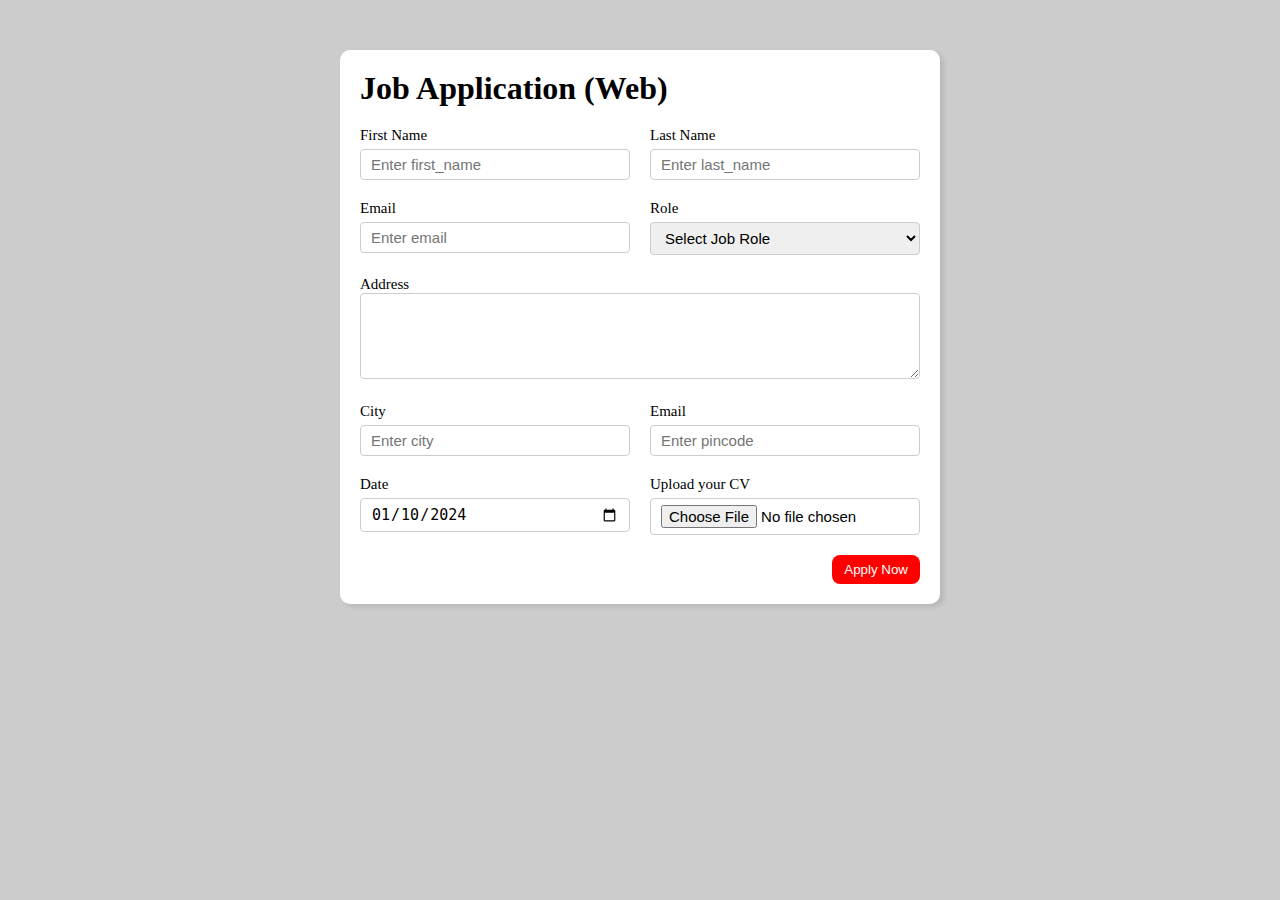
<file: 2 Job Application/index.html>
<!DOCTYPE html>
<html lang="en">
<head>
    <meta charset="UTF-8">
    <meta name="viewport" content="width=device-width, initial-scale=1.0">
    <title>Job Application</title>
    <link rel="stylesheet" href="style.css">
</head>
<body>
    <div class="container">
        <div class="apply_box">
            <h1>Job Application
                <span class="text_small">(Web)</span>
            </h1>
            <form action="">
                <div class="form_container">
                    <div class="form_control">
                        <label for="first_name">First Name</label>
                        <input type="text" id="first_name" name="first_name" placeholder="Enter first_name">
                    </div>
                    <div class="form_control">
                        <label for="last_name">Last Name</label>
                        <input type="text" id="last_name" name="last_name" placeholder="Enter last_name">
                    </div>
                    <div class="form_control">
                        <label for="email">Email</label>
                        <input type="email" id="email" name="email" placeholder="Enter email">
                    </div>
                    <div class="form_control">
                        <label for="job_role">Role</label>
                        <select>
                            <option value="">Select Job Role</option>
                            <option value="frontend">Frontend Developer</option>
                            <option value="backend">Backedn Developer</option>
                            <option value="full_stack">Full Stack Developer</option>
                            <option value="ui_ux">UI UX Designer</option>
                        </select>
                    </div>
                    <div class="textarea_control">
                        <label for="address">Address</label>
                        <textarea name="address" id="address" cols="50" rows="4"></textarea>
                    </div>
                    <div class="form_control">
                        <label for="city">City</label>
                        <input type="text" id="city" name="city" placeholder="Enter city">
                    </div>
                    <div class="form_control">
                        <label for="pincode">Email</label>
                        <input type="number" id="pincode" name="pincode" placeholder="Enter pincode">
                    </div>
                    <div class="form_control">
                        <label for="date">Date</label>
                        <input type="date" value="2024-01-10" id="date" name="date" placeholder="Enter date">
                    </div>
                    <div class="form_control">
                        <label for="upload">Upload your CV</label>
                        <input type="file" id="upload" name="upload">
                    </div>
                </div>
                <div class="button_container">
                    <button type="submit">Apply Now</button>
                </div>
            </form>
        </div>
    </div>
</body>
</html>
</file>
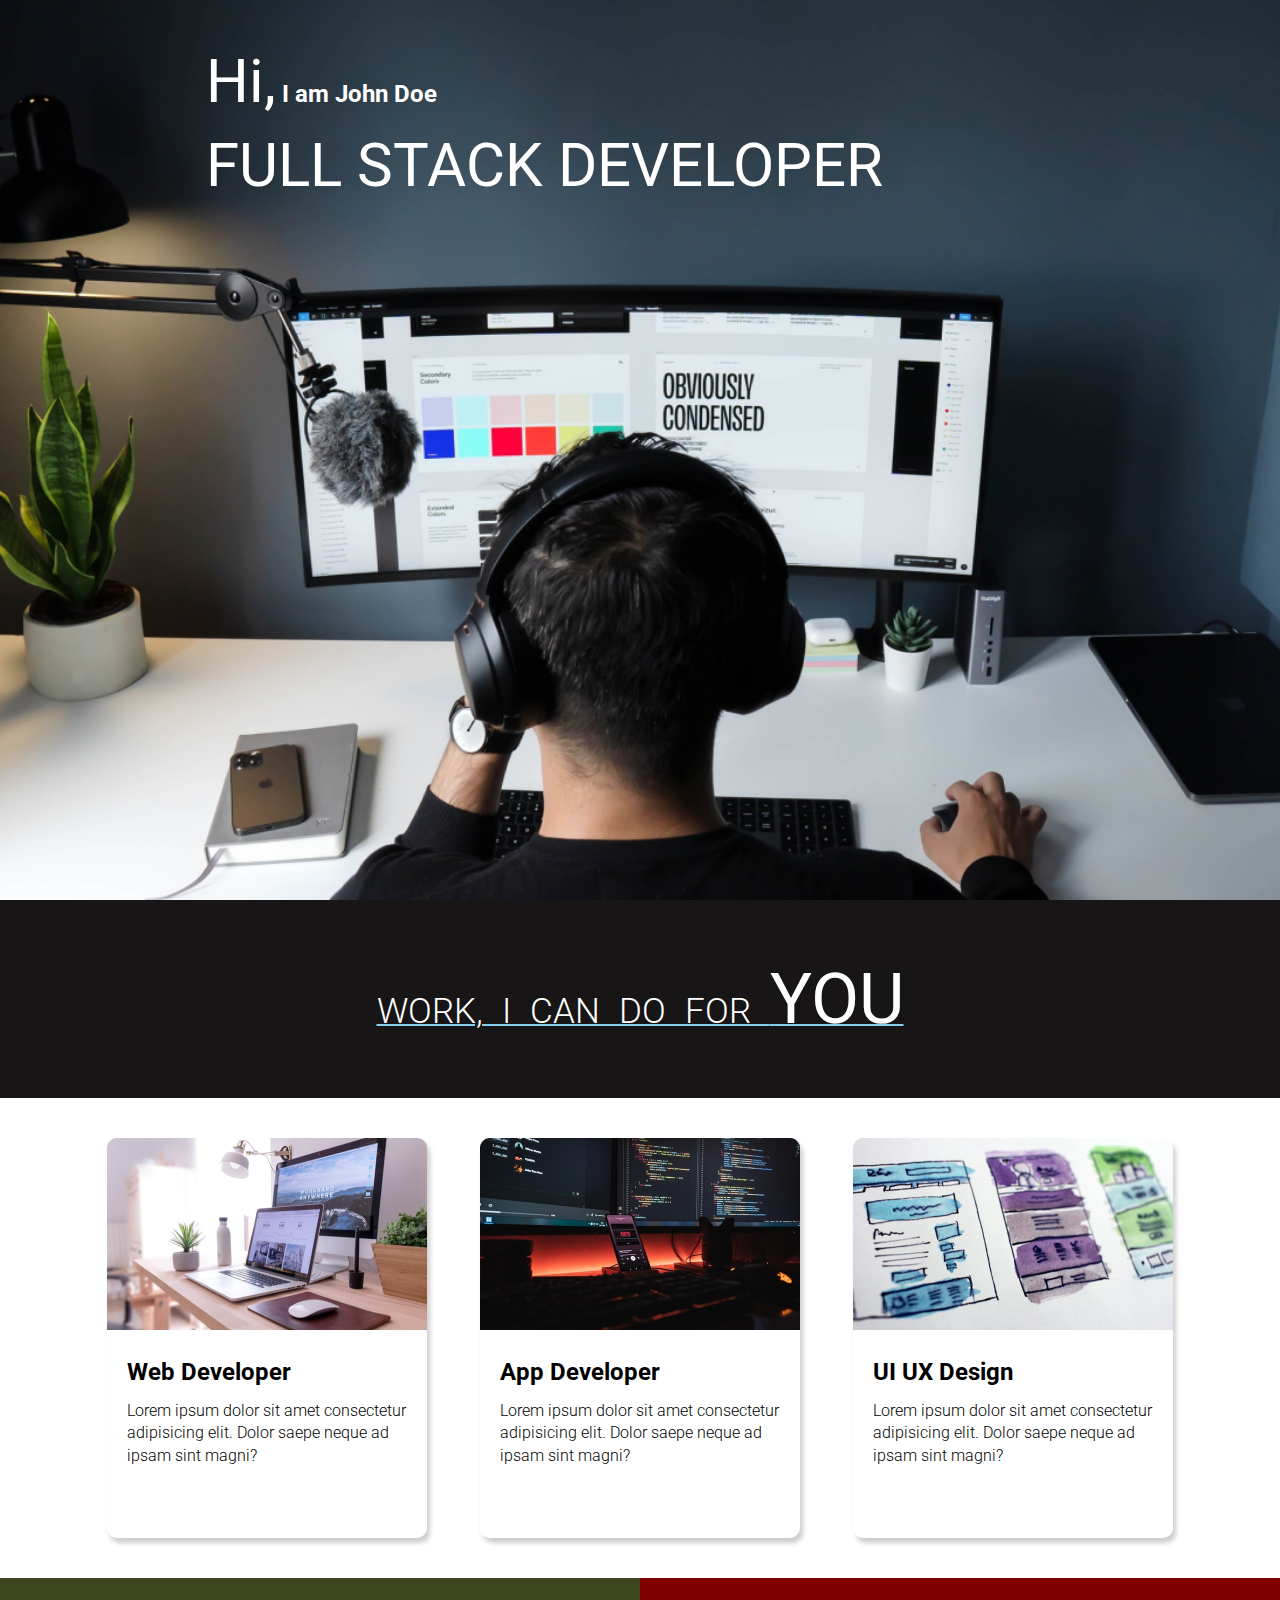
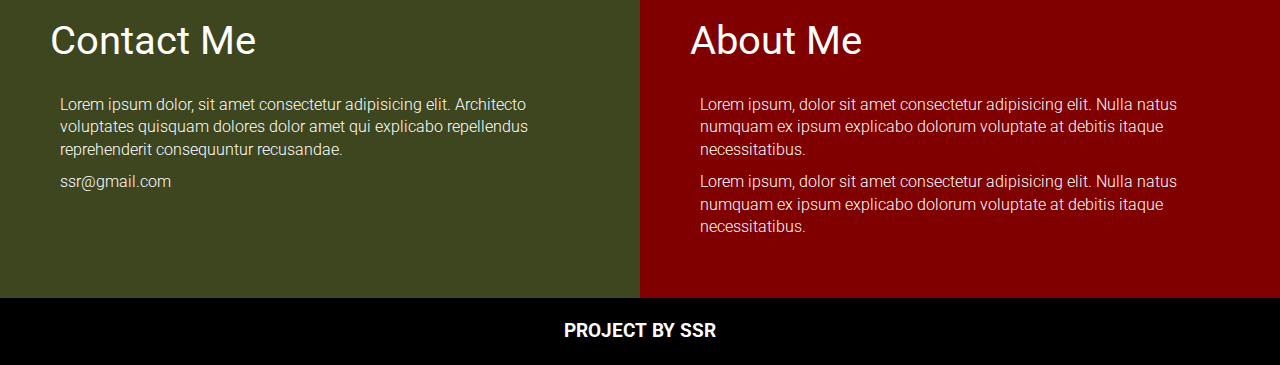
<file: 4 Developer Landing Page/index.html>
<!DOCTYPE html>
<html lang="en">
<head>
    <meta charset="UTF-8">
    <meta name="viewport" content="width=device-width, initial-scale=1.0">
    <title>Developer | Landing Page</title>
    <link rel="stylesheet" href="style.css">
</head>
<body>
    <section class="hero_section">
        <div class="text_container">
            <h2><span class="lg_text">Hi,</span> I am John Doe</h2>
            <h1 class="lg_text">FULL STACK DEVELOPER</h1>
        </div>
    </section>
    <section class="black_box">
        <h2>work, i can do for <span class="you">You</span></h2>
    </section>
    <section class="work">

        <div class="grid_item">
            <div class="card">
                <div class="image_container">
                    <img src="./images/web.png" alt="Web Developer">
                </div>
                <div class="card_content">
                    <h2>Web Developer</h2>
                    <p>Lorem ipsum dolor sit amet consectetur adipisicing elit. Dolor saepe neque ad ipsam sint magni?</p>
                </div>
            </div>
        </div>

        <div class="grid_item">
            <div class="card">
                <div class="image_container">
                    <img src="./images/mobile.png" alt="App Developer">
                </div>
                <div class="card_content">
                    <h2>App Developer</h2>
                    <p>Lorem ipsum dolor sit amet consectetur adipisicing elit. Dolor saepe neque ad ipsam sint magni?</p>
                </div>
            </div>
        </div>

        <div class="grid_item">
            <div class="card">
                <div class="image_container">
                    <img src="./images/uiux.png" alt="Web Developer">
                </div>
                <div class="card_content">
                    <h2>UI UX Design</h2>
                    <p>Lorem ipsum dolor sit amet consectetur adipisicing elit. Dolor saepe neque ad ipsam sint magni?</p>
                </div>
            </div>
        </div>

    </section>

    <section class="bottom">
        <div class="contact">
            <h1>Contact Me</h1>
            <p>Lorem ipsum dolor, sit amet consectetur adipisicing elit. Architecto voluptates quisquam dolores dolor amet qui explicabo repellendus reprehenderit consequuntur recusandae.</p>
            <p class="mail">ssr@gmail.com</p>
        </div>
        <div class="about">
            <h1>About Me</h1>
            <p>Lorem ipsum, dolor sit amet consectetur adipisicing elit. Nulla natus numquam ex ipsum explicabo dolorum voluptate at debitis itaque necessitatibus.</p>
            <p>Lorem ipsum, dolor sit amet consectetur adipisicing elit. Nulla natus numquam ex ipsum explicabo dolorum voluptate at debitis itaque necessitatibus.</p>
        </div>
    </section>
    <section class="footer">
        <div class="author">
            <h3>PROJECT BY SSR</h3>
        </div>
    </section>
</body>
</html>
</file>
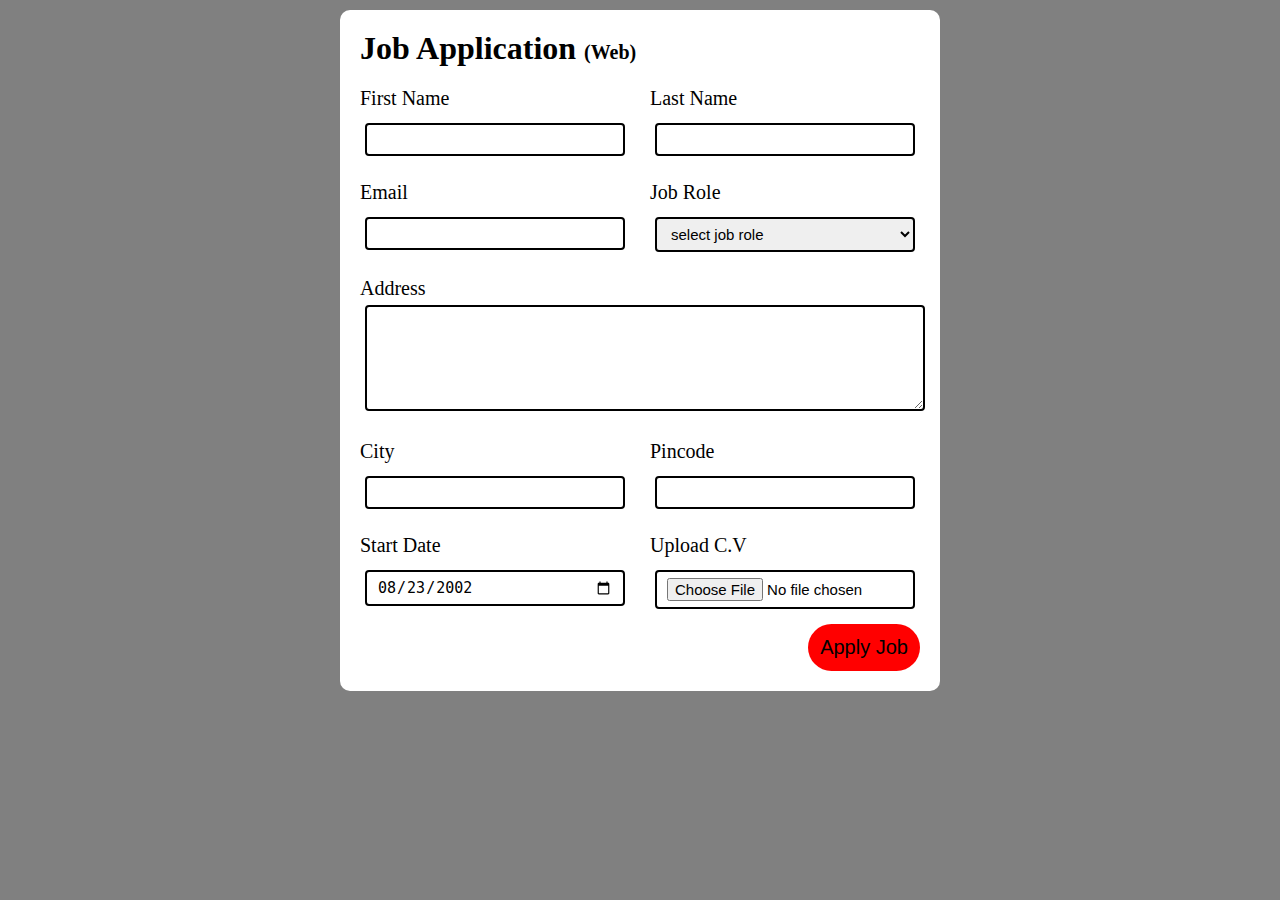
<file: Test/index.html>
<!DOCTYPE html>
<html lang="en">
<head>
    <meta charset="UTF-8">
    <meta name="viewport" content="width=device-width, initial-scale=1.0">
    <title>Document</title>
    <link rel="stylesheet" href="style.css">
</head>
<body>
    <div class="container">
        <div class="apply_box">
            
            <h1>Job Application 
            <span class="text_small">(Web)</span>
            </h1>
            
            <form action="">
                <div class="form_container">

                    <div class="form_data">
                        <label for="first_name">First Name</label>
                        <input type="text" name="first_name" id="first_name">
                    </div>
                    <div class="form_data">
                        <label for="Last_name">Last Name</label>
                        <input type="text" name="Last_name" id="Last_name">
                    </div>
                    <div class="form_data">
                        <label for="email">Email</label>
                        <input type="text" name="email" id="email">
                    </div>
                    <div class="form_data">
                        <label for="job_role">Job Role</label>
                        <select name="job_role" id="job_role">
                            <option value="">select job role</option>
                            <option value="software_developer">Software Developer</option>
                            <option value="frontend_developer">Frontend Developer</option>
                            <option value="backend_developer">Backend Developer</option>
                            <option value="fullstack_developer">Fullstack Developer</option>
                        </select>
                    </div>
                    <div class="textarea_data">
                        <label for="address">Address</label>
                        <textarea name="address" id="address" cols="30" rows="5"></textarea>
                    </div>
                    <div class="form_data">
                        <label for="city">City</label>
                        <input type="text" name="city" id="city">
                    </div>
                    <div class="form_data">
                        <label for="pincode">Pincode</label>
                        <input type="text" name="pincode" id="pincode">
                    </div>
                    <div class="form_data">
                        <label for="start_date">Start Date</label>
                        <input type="date" value="2002-08-23" name="start_date" id="start_date">
                    </div>
                    <div class="form_data">
                        <label for="cv">Upload C.V</label>
                        <input type="file" name="cv" id="cv">
                    </div>
                </div>
                <div class="button_container">
                    <button type="submit">Apply Job</button>
                </div>
            </form>
        </div>
    </div>
</body>
</html>
</file>
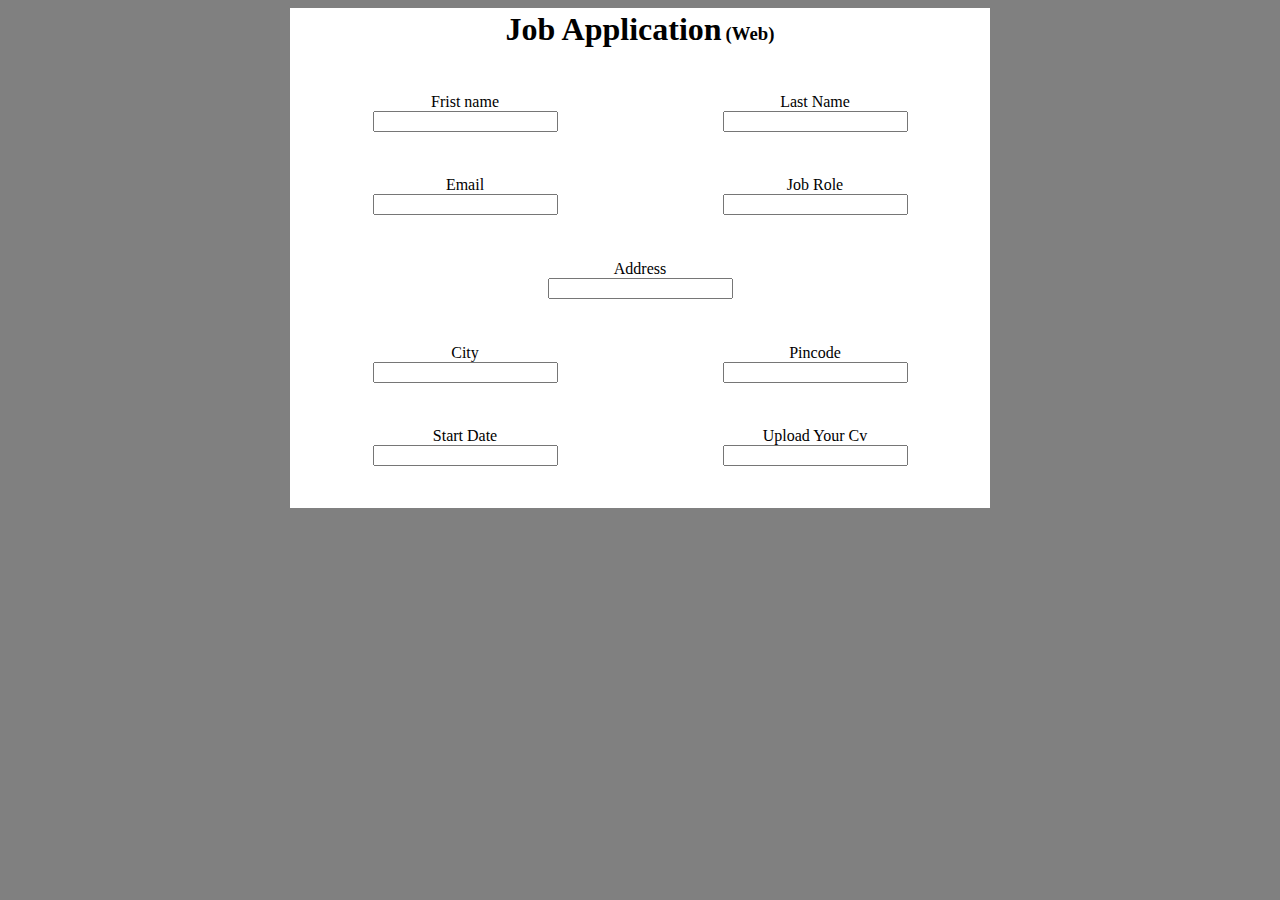
<file: 2 Job Application/index2.html>
<!DOCTYPE html>
<html lang="en">
<head>
    <meta charset="UTF-8">
    <meta name="viewport" content="width=device-width, initial-scale=1.0">
    <title>Job Application</title>
    <link rel="stylesheet" href="style2.css">
</head>
<body>
    <div class="container">
        <div class="header">
            <h1>Job Application</h1>
            <h3>(Web)</h3>
        </div>
        <div>
            Frist name<br>
            <input type="text">
        </div>
        <div>
            Last Name<br>
            <input type="text">
        </div>
        <div>
            Email<br>
            <input type="text">
        </div>
        <div>
            Job Role
            <br><input type="text">
        </div>
        <div class="address">
            Address<br>
            <input type="text">
        </div>
        <div>
            City<br>
            <input type="text">
        </div>
        <div>
            Pincode<br>
            <input type="text">
        </div>
        <div>
            Start Date<br>
            <input type="text">
        </div>
        <div>
            Upload Your Cv<br>
            <input type="text">
        </div>
    
    </div>
</body>
</html>
</file>
<file: 2 Job Application/style.css>
* {
    margin: 0;
    padding: 0;
    box-sizing: border-box;
  }
  
  body {
    background-color: #ccc;
  }
  .container {
    max-width: 900px;
    margin: 0 auto;
  }
  
  .apply_box {
    max-width: 600px;
    padding: 20px;
    background-color: white;
    margin: 0 auto;
    margin-top: 50px;
    box-shadow: 4px 3px 5px rgba(1, 1, 1, 0.1);
    border-radius: 10px;
  }
  
  .title_small {
    font-size: 20px;
  }
  
  .form_container {
    margin-top: 20px;
    display: grid;
    grid-template-columns: repeat(auto-fit, minmax(200px, 1fr));
    gap: 20px;
  }
  .form_control {
    display: flex;
    flex-direction: column;
  }
  
  label {
    font-size: 15px;
    margin-bottom: 5px;
  }
  
  input,
  select,
  textarea {
    padding: 6px 10px;
    border: 1px solid #ccc;
    border-radius: 4px;
    font-size: 15px;
  }
  
  input:focus {
    outline-color: red;
  }
  
  .button_container {
    display: flex;
  
    justify-content: flex-end;
    margin-top: 20px;
  }
  button {
    background-color: red;
    border: transparent solid 2px;
    padding: 5px 10px;
    color: white;
    border-radius: 8px;
    transition: 0.3s ease-in;
  }
  button:hover {
    background-color: #ccc;
    border: 2px solid red;
    color: black;
    transition: 0.3s ease-out;
    cursor: pointer;
  }
  .textarea_control {
    grid-column: 1 / span 2;
  }
  .textarea_control textarea {
    width: 100%;
  }

  @media (max-width:460px){
    .textarea_control {
        grid-column: 1 / span 1;
      }
  }
</file>
<file: 4 Developer Landing Page/style.css>
@import url('https://fonts.googleapis.com/css2?family=Roboto:ital,wght@0,100;0,300;0,400;0,500;0,700;0,900;1,100;1,300;1,400;1,500;1,700;1,900&display=swap');

*{
    margin:0;
    padding: 0;
    box-sizing: border-box;
}

html,
body{
    line-height: 1.4;
    font-weight: 300;
    font-family: "Roboto", sans-serif;
}

.hero_section{
    background-image: url('./images/developer.png');
    min-height: 100vh;
    background-position: center;
    background-size: cover;
    background-repeat: no-repeat;
}

.text_container{
    color:white;
    max-width: 900px;
    margin: 0 auto;
    padding-top:40px;
    padding-left: 16px;
}

.lg_text{
    font-size: 60px;
    font-weight: 400;
}

.black_box{
    padding:50px;
    background-color: rgb(23, 21, 21);
    text-transform: uppercase;
    font-size:23px;
    text-align: center;
    word-spacing: 10px;
}

.black_box h2{
    font-weight: 300;
    color:white;
    text-decoration: underline;
    text-decoration-color: skyblue;
    text-decoration-thickness: 2px;
}

.you{
    font-weight: bolder;
    font-size: 70px;
}

.work{
    /* display: flex;
    justify-content: space-around;
    margin:30px; */

    display: grid;
    grid-gap: 20px;
    grid-template-columns: repeat(auto-fit, minmax(320px, 1fr));
    max-width: 1100px;
    margin: 40px auto;
}

.grid_item{
    display: flex;
    justify-content: center;
    align-items: center;
}

.card{
    /* margin: 2px;
    border: 2px solid;
    text-align: center;
    background-color: gray;
    border-radius: 10px;
    padding: 25px; */

    max-width: 320px;
    height: 400px;
    border-radius: 10px;
    box-shadow: 3px 5px 5px rgba(1,1,1, 0.2);
    transition: 0.2s ease-in-out;
}

.card_content{
    padding: 20px;
}

.card_content h2{
    margin-bottom: 10px;
}

.card:hover{
    transform: scale(1.04);
    box-shadow: 3px 5px 5px rgba(1,1,1, 0.5);
    transition: 0.2s ease-in-out;
}

.bottom{
    display: grid;
    grid-template-columns: 50% 50%;
}

.contact,
.about{
    padding: 50px 50px;
    align-items: center;
}

.contact{
    background-color: rgb(62, 70, 31);
    color:white;
}

.about{
    background-color: maroon;
    color:white;
}

.bottom h1{
    font-size: 40px;
    font-weight: 400;
    position: relative;
    bottom:15px;
}

.bottom p{
    margin: 10px;
}

.author{
    background-color: black;
    color: white;
    padding: 20px;
    grid-column: 1/3;
    text-align: center;
}

@media (max-width: 780px){
    .hero_section{
        min-height: 50vh;
    }
    .text_container{
        padding: 10px , 0;
        text-align: center;
    }
    .lg_text{
        font-size: 32px;
    }
    .black_box h2{
        font-size: 24px;

    }

    .black_box h2 span{
        font-weight: 400;
        font-size: 40px;
    }
    .bottom{
        display: flex;
        flex-direction: column;

    }
    /* .work{
        display: flex;
        flex-direction: column;
    } */
}
</file>
<file: Test/style.css>
*{
    margin: 0;
    padding: 0;
    box-sizing: border-box;
}

body{
    background-color: gray
}

.container{
    max-width: 900px;
    /* border: 3px solid; */
    margin: 0 auto;
}

.apply_box{
    max-width: 600px;
    /* border: 3px solid; */
    margin: 0 auto;
    border-radius: 10px;
    margin-top: 10px;
    margin-bottom: 10px;
    background-color: white;
    padding: 20px;
}

.form_container{
    margin-top: 20px;
    display: grid;
    grid-template-columns: repeat(auto-fit, minmax(200px, 1fr));
    gap:20px;
}

.form_data{
    display: flex;
    flex-direction: column;
}

.textarea_data{
    grid-column:1/span 2;
}

.textarea_data textarea{
    width: 100%;
}

label{
    font-size: 20px;
    margin-bottom: 8px;
}

input,
textarea,
select{
    padding: 6px 10px;
    margin: 5px;
    border-radius: 4px;
    border:2px solid;
    font-size: 15px;
}

input:focus{
    outline-color: red;
}

.button_container{
    display: flex;
    justify-content: flex-end;
    margin-top: 10px;
    /* box-sizing: border-box; */
}

.button_container button{
    background-color: red;
    padding: 10px;
    font-size: 20px;
    border: transparent solid 2px;
    border-radius: 50px;
    transition: 0.3s ease-in;
}

button:hover{
    background-color: #ccc;
    border: 2px solid red;
    color: black;
    transition: 0.3s ease-out;
    cursor: pointer;
}



.text_small{
    font-size: 20px;
}
</file>
<file: 2 Job Application/style2.css>
body{
    background-color: gray;
    text-align: center;
}

.container{
    background-color: white;
    margin: 0 auto;
    width: 700px;
    height: 500px;
    box-sizing: border-box;
    display: grid;
    grid-template-columns: 50% 50%;
    justify-content: space-evenly;

}

.header{
    grid-column: 1/3;
}

h1,h3{
    display: inline;
}

.address{
    grid-column: 1/3;
}

div{
    /* border: 2px solid; */
    margin: 3px;
    box-sizing: border-box;
}

input{
}
</file>
